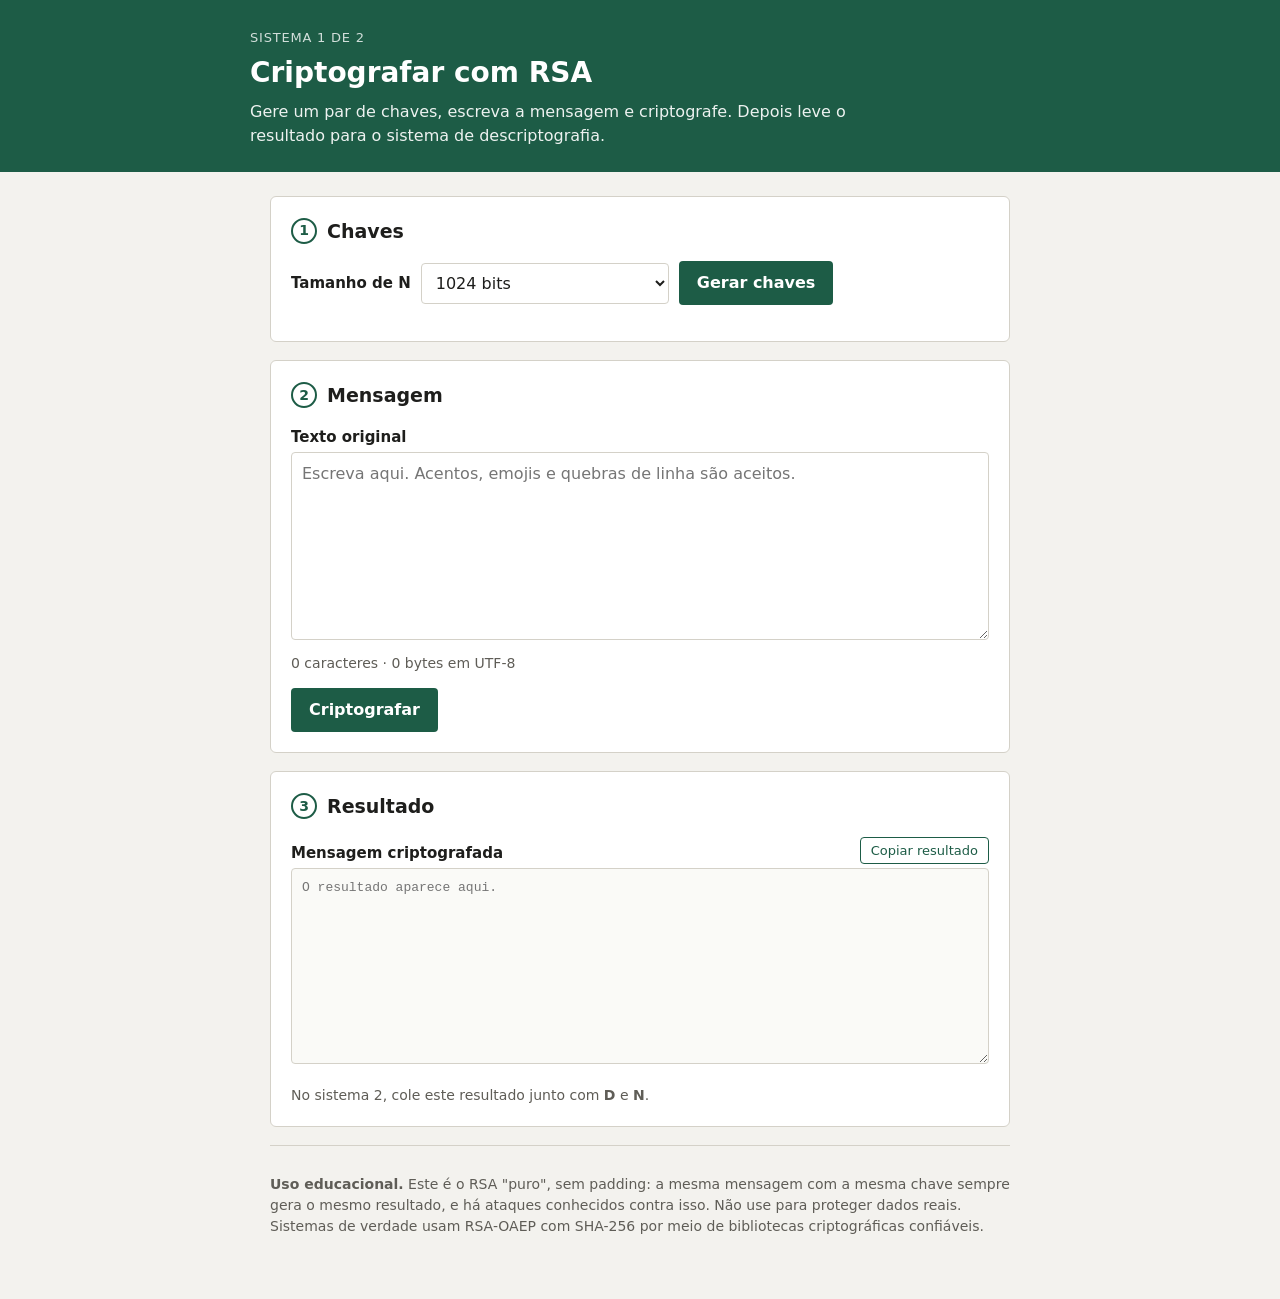
<file: 01-CRIPTOGRAFIA/index.html>
<!DOCTYPE html>
<html lang="pt-BR">
<head>
  <meta charset="UTF-8">
  <meta name="viewport" content="width=device-width, initial-scale=1">
  <title>RSA · Criptografar</title>
  <link rel="stylesheet" href="style.css">
  <script src="script.js" defer></script>
</head>
<body>

  <header class="topo">
    <div class="topo-conteudo">
      <p class="topo-sistema">Sistema 1 de 2</p>
      <h1>Criptografar com RSA</h1>
      <p class="topo-descricao">Gere um par de chaves, escreva a mensagem e criptografe. Depois leve o resultado para o sistema de descriptografia.</p>
    </div>
  </header>

  <main class="pagina">

    <p id="aviso" class="aviso" role="status" aria-live="polite" hidden></p>

    <!-- PASSO 1: CHAVES -->
    <section class="passo">
      <h2><span class="numero-passo">1</span> Chaves</h2>

      <div class="linha-acoes">
        <label for="tamanho-chave">Tamanho de N</label>
        <select id="tamanho-chave">
          <option value="512">512 bits (rápido)</option>
          <option value="1024" selected>1024 bits</option>
          <option value="2048">2048 bits (pode demorar)</option>
        </select>
        <button type="button" id="botao-gerar" class="botao">Gerar chaves</button>
      </div>

      <div id="area-chaves" hidden>
        <div class="campo">
          <div class="campo-topo">
            <label for="valor-e">Chave pública E</label>
          </div>
          <input type="text" id="valor-e" class="numero" readonly>
        </div>

        <div class="campo">
          <div class="campo-topo">
            <label for="valor-n">Módulo N <small>(faz parte das duas chaves)</small></label>
            <button type="button" class="botao-copiar" data-copiar="valor-n" data-nome="N">Copiar N</button>
          </div>
          <textarea id="valor-n" class="numero" rows="4" readonly></textarea>
        </div>

        <div class="campo">
          <div class="campo-topo">
            <label for="valor-d">Chave privada D</label>
            <button type="button" class="botao-copiar" data-copiar="valor-d" data-nome="D">Copiar D</button>
          </div>
          <textarea id="valor-d" class="numero" rows="4" readonly></textarea>
        </div>

        <details class="detalhes">
          <summary>Ver os números usados no cálculo</summary>
          <dl>
            <dt>P (primo)</dt>
            <dd id="valor-p" class="numero"></dd>
            <dt>Q (primo)</dt>
            <dd id="valor-q" class="numero"></dd>
            <dt>φ(N) = (P − 1) × (Q − 1)</dt>
            <dd id="valor-phi" class="numero"></dd>
            <dt>Tamanho de N</dt>
            <dd id="valor-bits"></dd>
            <dt>Blocos da mensagem</dt>
            <dd id="valor-bloco"></dd>
          </dl>
        </details>
      </div>
    </section>

    <!-- PASSO 2: MENSAGEM -->
    <section class="passo">
      <h2><span class="numero-passo">2</span> Mensagem</h2>

      <div class="campo">
        <label for="texto-original">Texto original</label>
        <textarea id="texto-original" rows="7" spellcheck="false" placeholder="Escreva aqui. Acentos, emojis e quebras de linha são aceitos."></textarea>
        <p id="contador" class="nota"></p>
      </div>

      <button type="button" id="botao-criptografar" class="botao">Criptografar</button>
    </section>

    <!-- PASSO 3: RESULTADO -->
    <section class="passo">
      <h2><span class="numero-passo">3</span> Resultado</h2>

      <div class="campo">
        <div class="campo-topo">
          <label for="resultado">Mensagem criptografada</label>
          <button type="button" class="botao-copiar" data-copiar="resultado" data-nome="Resultado">Copiar resultado</button>
        </div>
        <textarea id="resultado" class="numero" rows="9" readonly placeholder="O resultado aparece aqui."></textarea>
        <p id="resumo-resultado" class="nota"></p>
      </div>

      <p class="nota">No sistema 2, cole este resultado junto com <strong>D</strong> e <strong>N</strong>.</p>
    </section>

    <footer class="rodape">
      <p><strong>Uso educacional.</strong> Este é o RSA "puro", sem padding: a mesma mensagem com a mesma chave sempre gera o mesmo resultado, e há ataques conhecidos contra isso. Não use para proteger dados reais. Sistemas de verdade usam RSA-OAEP com SHA-256 por meio de bibliotecas criptográficas confiáveis.</p>
    </footer>
  </main>

</body>
</html>
</file>
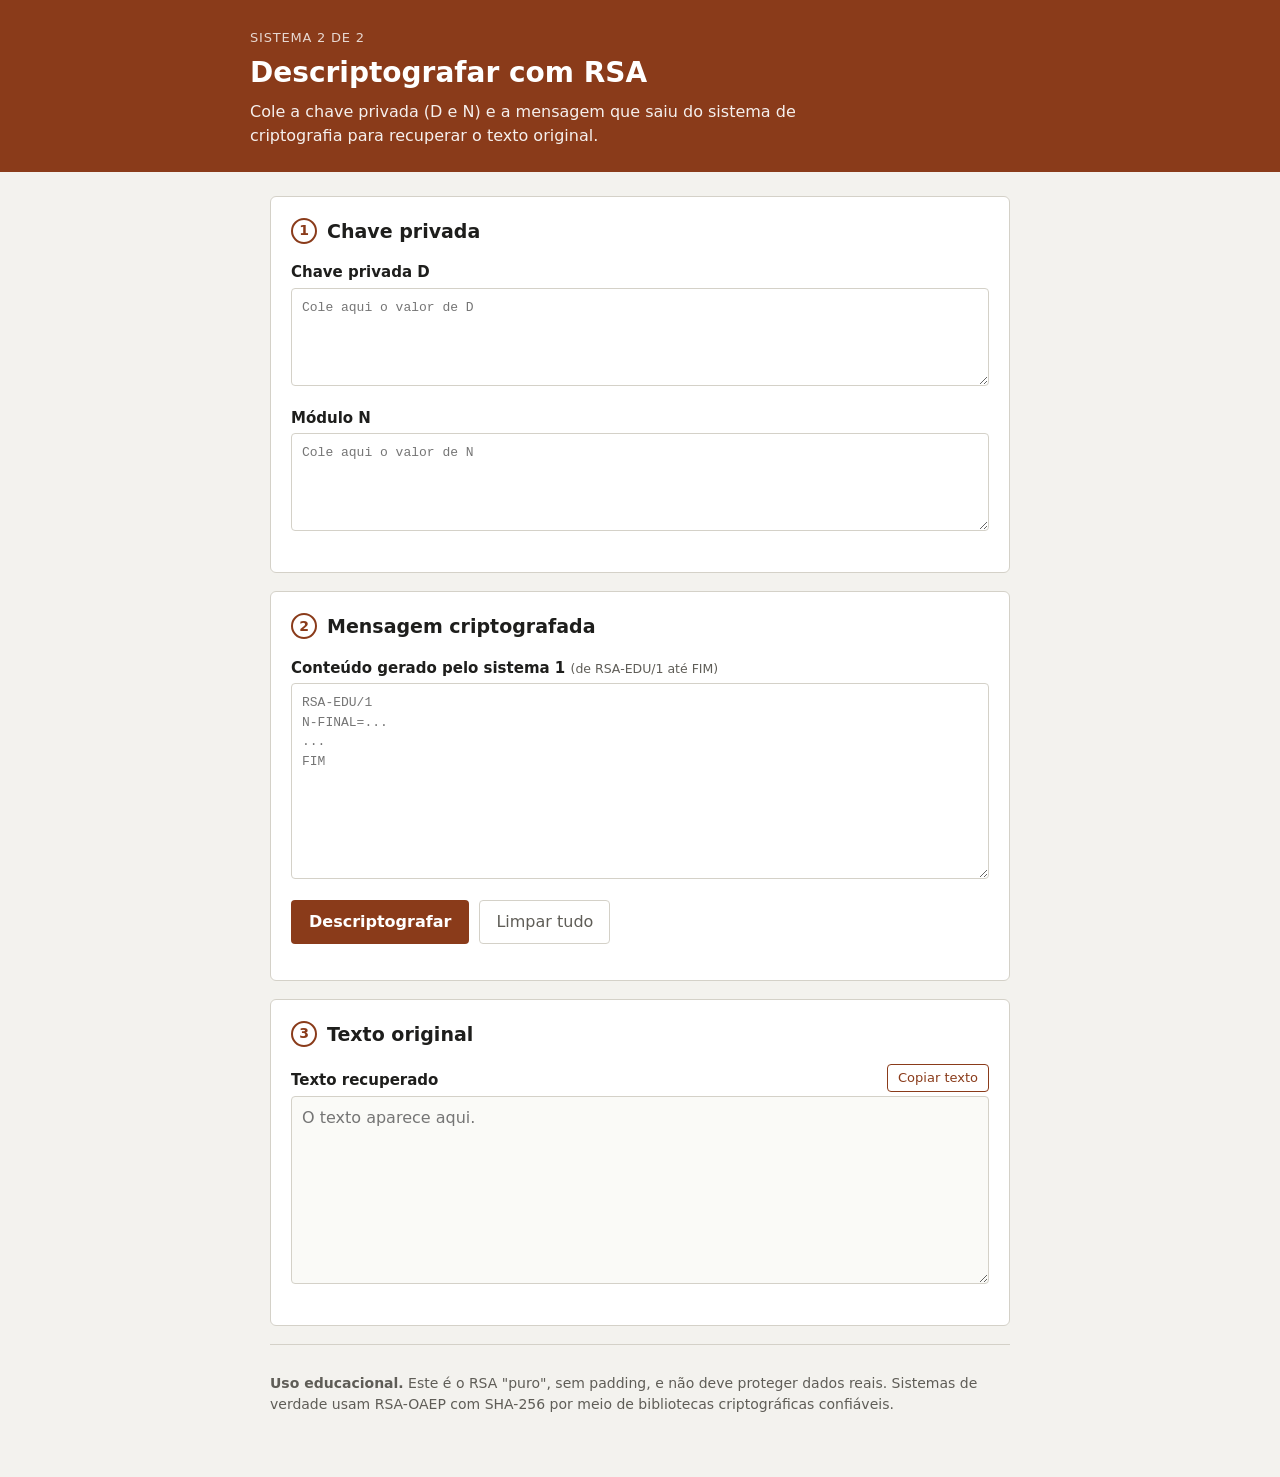
<file: 02-DESCRIPTOGRAFIA/index.html>
<!DOCTYPE html>
<html lang="pt-BR">
<head>
  <meta charset="UTF-8">
  <meta name="viewport" content="width=device-width, initial-scale=1">
  <title>RSA · Descriptografar</title>
  <link rel="stylesheet" href="style.css">
  <script src="script.js" defer></script>
</head>
<body>

  <header class="topo">
    <div class="topo-conteudo">
      <p class="topo-sistema">Sistema 2 de 2</p>
      <h1>Descriptografar com RSA</h1>
      <p class="topo-descricao">Cole a chave privada (D e N) e a mensagem que saiu do sistema de criptografia para recuperar o texto original.</p>
    </div>
  </header>

  <main class="pagina">

    <p id="aviso" class="aviso" role="status" aria-live="polite" hidden></p>

    <!-- PASSO 1: CHAVE PRIVADA -->
    <section class="passo">
      <h2><span class="numero-passo">1</span> Chave privada</h2>

      <div class="campo">
        <label for="campo-d">Chave privada D</label>
        <textarea id="campo-d" class="numero" rows="4" spellcheck="false" autocomplete="off" placeholder="Cole aqui o valor de D"></textarea>
      </div>

      <div class="campo">
        <label for="campo-n">Módulo N</label>
        <textarea id="campo-n" class="numero" rows="4" spellcheck="false" autocomplete="off" placeholder="Cole aqui o valor de N"></textarea>
      </div>
    </section>

    <!-- PASSO 2: MENSAGEM CRIPTOGRAFADA -->
    <section class="passo">
      <h2><span class="numero-passo">2</span> Mensagem criptografada</h2>

      <div class="campo">
        <label for="campo-pacote">Conteúdo gerado pelo sistema 1 <small>(de RSA-EDU/1 até FIM)</small></label>
        <textarea id="campo-pacote" class="numero" rows="9" spellcheck="false" autocomplete="off" placeholder="RSA-EDU/1&#10;N-FINAL=...&#10;...&#10;FIM"></textarea>
      </div>

      <div class="linha-acoes">
        <button type="button" id="botao-descriptografar" class="botao">Descriptografar</button>
        <button type="button" id="botao-limpar" class="botao-secundario">Limpar tudo</button>
      </div>
    </section>

    <!-- PASSO 3: TEXTO RECUPERADO -->
    <section class="passo">
      <h2><span class="numero-passo">3</span> Texto original</h2>

      <div class="campo">
        <div class="campo-topo">
          <label for="texto-recuperado">Texto recuperado</label>
          <button type="button" id="botao-copiar-texto" class="botao-copiar">Copiar texto</button>
        </div>
        <textarea id="texto-recuperado" rows="7" readonly placeholder="O texto aparece aqui."></textarea>
        <p id="resumo-resultado" class="nota"></p>
      </div>
    </section>

    <footer class="rodape">
      <p><strong>Uso educacional.</strong> Este é o RSA "puro", sem padding, e não deve proteger dados reais. Sistemas de verdade usam RSA-OAEP com SHA-256 por meio de bibliotecas criptográficas confiáveis.</p>
    </footer>
  </main>

</body>
</html>
</file>
<file: 01-CRIPTOGRAFIA/style.css>
/* ===== Cores e fontes usadas na página inteira ===== */
:root {
  --fundo: #f3f2ee;
  --papel: #ffffff;
  --texto: #1e1e1c;
  --texto-suave: #5f5d57;
  --borda: #d4d1c8;
  --destaque: #1d5c46;        /* verde: cor do sistema de criptografia */
  --destaque-escuro: #144434;
  --destaque-claro: #e3efe9;
  --erro: #9b2c1f;
  --erro-claro: #f8e6e2;
  --info-claro: #edebe4;
  --fonte-texto: system-ui, -apple-system, "Segoe UI", Roboto, sans-serif;
  --fonte-numero: ui-monospace, "Cascadia Mono", Consolas, "Liberation Mono", monospace;
}

* {
  box-sizing: border-box;
}

body {
  margin: 0;
  background: var(--fundo);
  color: var(--texto);
  font-family: var(--fonte-texto);
  font-size: 16px;
  line-height: 1.5;
}

/* ===== Topo ===== */
.topo {
  background: var(--destaque);
  color: #fff;
  padding: 28px 20px 24px;
}

.topo-conteudo {
  max-width: 780px;
  margin: 0 auto;
}

.topo-sistema {
  margin: 0;
  font-size: 13px;
  letter-spacing: 0.06em;
  text-transform: uppercase;
  opacity: 0.8;
}

.topo h1 {
  margin: 4px 0 6px;
  font-size: 28px;
  font-weight: 700;
}

.topo-descricao {
  margin: 0;
  max-width: 600px;
  opacity: 0.92;
}

/* ===== Corpo ===== */
.pagina {
  max-width: 780px;
  margin: 0 auto;
  padding: 24px 20px 48px;
}

.passo {
  background: var(--papel);
  border: 1px solid var(--borda);
  border-radius: 6px;
  padding: 20px;
  margin-bottom: 18px;
}

.passo h2 {
  display: flex;
  align-items: center;
  gap: 10px;
  margin: 0 0 16px;
  font-size: 19px;
}

.numero-passo {
  display: inline-flex;
  align-items: center;
  justify-content: center;
  width: 26px;
  height: 26px;
  border: 2px solid var(--destaque);
  border-radius: 50%;
  color: var(--destaque);
  font-size: 14px;
  font-weight: 700;
}

/* ===== Campos ===== */
.campo {
  margin-bottom: 14px;
}

.campo-topo {
  display: flex;
  align-items: flex-end;
  justify-content: space-between;
  gap: 10px;
  margin-bottom: 4px;
}

label {
  display: block;
  font-weight: 600;
  font-size: 15px;
}

.campo > label {
  margin-bottom: 4px;
}

label small {
  font-weight: 400;
  color: var(--texto-suave);
}

textarea,
input[type="text"],
select {
  width: 100%;
  font: inherit;
  color: var(--texto);
  background: #fff;
  border: 1px solid var(--borda);
  border-radius: 4px;
  padding: 9px 10px;
}

textarea {
  resize: vertical;
  min-height: 60px;
}

textarea:focus,
input:focus,
select:focus {
  outline: 2px solid var(--destaque);
  outline-offset: 0;
  border-color: var(--destaque);
}

textarea[readonly],
input[readonly] {
  background: #fafaf7;
}

/* Números grandes e o pacote criptografado usam fonte de largura fixa */
.numero {
  font-family: var(--fonte-numero);
  font-size: 13px;
  word-break: break-all;
}

.nota {
  margin: 6px 0 0;
  font-size: 14px;
  color: var(--texto-suave);
}

/* ===== Botões ===== */
.linha-acoes {
  display: flex;
  flex-wrap: wrap;
  align-items: center;
  gap: 10px;
  margin-bottom: 16px;
}

.linha-acoes select {
  width: auto;
}

.botao {
  font: inherit;
  font-weight: 600;
  color: #fff;
  background: var(--destaque);
  border: none;
  border-radius: 4px;
  padding: 10px 18px;
  cursor: pointer;
}

.botao:hover {
  background: var(--destaque-escuro);
}

.botao:disabled {
  opacity: 0.55;
  cursor: wait;
}

.botao-copiar {
  font: inherit;
  font-size: 13px;
  color: var(--destaque);
  background: transparent;
  border: 1px solid var(--destaque);
  border-radius: 4px;
  padding: 3px 10px;
  cursor: pointer;
  white-space: nowrap;
}

.botao-copiar:hover {
  background: var(--destaque-claro);
}

/* ===== Avisos ===== */
.aviso {
  /* "sticky": o aviso fica preso no alto da tela ao rolar, para nunca passar despercebido */
  position: sticky;
  top: 8px;
  z-index: 10;
  box-shadow: 0 2px 6px rgba(0, 0, 0, 0.08);
  margin: 0 0 18px;
  padding: 10px 14px;
  border-radius: 4px;
  border-left: 4px solid;
}

.aviso-sucesso {
  background: var(--destaque-claro);
  border-color: var(--destaque);
}

.aviso-erro {
  background: var(--erro-claro);
  border-color: var(--erro);
  color: var(--erro);
}

.aviso-info {
  background: var(--info-claro);
  border-color: var(--texto-suave);
}

/* ===== Detalhes do cálculo ===== */
.detalhes {
  border-top: 1px solid var(--borda);
  padding-top: 10px;
}

.detalhes summary {
  cursor: pointer;
  color: var(--destaque);
  font-weight: 600;
}

.detalhes dl {
  margin: 12px 0 0;
}

.detalhes dt {
  font-size: 14px;
  color: var(--texto-suave);
  margin-top: 8px;
}

.detalhes dd {
  margin: 2px 0 0;
}

/* ===== Rodapé ===== */
.rodape {
  font-size: 14px;
  color: var(--texto-suave);
  border-top: 1px solid var(--borda);
  padding-top: 14px;
}

/* ===== Telas pequenas ===== */
@media (max-width: 560px) {
  .topo h1 {
    font-size: 23px;
  }

  .passo {
    padding: 16px;
  }

  .campo-topo {
    flex-wrap: wrap;
  }

  .linha-acoes select,
  .linha-acoes .botao {
    width: 100%;
  }
}
</file>
<file: 02-DESCRIPTOGRAFIA/style.css>
/* ===== Cores e fontes usadas na página inteira ===== */
:root {
  --fundo: #f3f2ee;
  --papel: #ffffff;
  --texto: #1e1e1c;
  --texto-suave: #5f5d57;
  --borda: #d4d1c8;
  --destaque: #8a3b1a;        /* ferrugem: cor do sistema de descriptografia */
  --destaque-escuro: #6b2c12;
  --destaque-claro: #f6e9e1;
  --erro: #9b2c1f;
  --erro-claro: #f8e6e2;
  --info-claro: #edebe4;
  --fonte-texto: system-ui, -apple-system, "Segoe UI", Roboto, sans-serif;
  --fonte-numero: ui-monospace, "Cascadia Mono", Consolas, "Liberation Mono", monospace;
}

* {
  box-sizing: border-box;
}

body {
  margin: 0;
  background: var(--fundo);
  color: var(--texto);
  font-family: var(--fonte-texto);
  font-size: 16px;
  line-height: 1.5;
}

/* ===== Topo ===== */
.topo {
  background: var(--destaque);
  color: #fff;
  padding: 28px 20px 24px;
}

.topo-conteudo {
  max-width: 780px;
  margin: 0 auto;
}

.topo-sistema {
  margin: 0;
  font-size: 13px;
  letter-spacing: 0.06em;
  text-transform: uppercase;
  opacity: 0.8;
}

.topo h1 {
  margin: 4px 0 6px;
  font-size: 28px;
  font-weight: 700;
}

.topo-descricao {
  margin: 0;
  max-width: 600px;
  opacity: 0.92;
}

/* ===== Corpo ===== */
.pagina {
  max-width: 780px;
  margin: 0 auto;
  padding: 24px 20px 48px;
}

.passo {
  background: var(--papel);
  border: 1px solid var(--borda);
  border-radius: 6px;
  padding: 20px;
  margin-bottom: 18px;
}

.passo h2 {
  display: flex;
  align-items: center;
  gap: 10px;
  margin: 0 0 16px;
  font-size: 19px;
}

.numero-passo {
  display: inline-flex;
  align-items: center;
  justify-content: center;
  width: 26px;
  height: 26px;
  border: 2px solid var(--destaque);
  border-radius: 50%;
  color: var(--destaque);
  font-size: 14px;
  font-weight: 700;
}

/* ===== Campos ===== */
.campo {
  margin-bottom: 14px;
}

.campo-topo {
  display: flex;
  align-items: flex-end;
  justify-content: space-between;
  gap: 10px;
  margin-bottom: 4px;
}

label {
  display: block;
  font-weight: 600;
  font-size: 15px;
}

.campo > label {
  margin-bottom: 4px;
}

label small {
  font-weight: 400;
  color: var(--texto-suave);
}

textarea,
input[type="text"],
select {
  width: 100%;
  font: inherit;
  color: var(--texto);
  background: #fff;
  border: 1px solid var(--borda);
  border-radius: 4px;
  padding: 9px 10px;
}

textarea {
  resize: vertical;
  min-height: 60px;
}

textarea:focus,
input:focus,
select:focus {
  outline: 2px solid var(--destaque);
  outline-offset: 0;
  border-color: var(--destaque);
}

textarea[readonly],
input[readonly] {
  background: #fafaf7;
}

/* Números grandes e o pacote criptografado usam fonte de largura fixa */
.numero {
  font-family: var(--fonte-numero);
  font-size: 13px;
  word-break: break-all;
}

.nota {
  margin: 6px 0 0;
  font-size: 14px;
  color: var(--texto-suave);
}

/* ===== Botões ===== */
.linha-acoes {
  display: flex;
  flex-wrap: wrap;
  align-items: center;
  gap: 10px;
  margin-bottom: 16px;
}

.botao {
  font: inherit;
  font-weight: 600;
  color: #fff;
  background: var(--destaque);
  border: none;
  border-radius: 4px;
  padding: 10px 18px;
  cursor: pointer;
}

.botao:hover {
  background: var(--destaque-escuro);
}

.botao:disabled {
  opacity: 0.55;
  cursor: wait;
}

.botao-copiar {
  font: inherit;
  font-size: 13px;
  color: var(--destaque);
  background: transparent;
  border: 1px solid var(--destaque);
  border-radius: 4px;
  padding: 3px 10px;
  cursor: pointer;
  white-space: nowrap;
}

.botao-copiar:hover {
  background: var(--destaque-claro);
}

/* ===== Avisos ===== */
.aviso {
  /* "sticky": o aviso fica preso no alto da tela ao rolar, para nunca passar despercebido */
  position: sticky;
  top: 8px;
  z-index: 10;
  box-shadow: 0 2px 6px rgba(0, 0, 0, 0.08);
  margin: 0 0 18px;
  padding: 10px 14px;
  border-radius: 4px;
  border-left: 4px solid;
}

.aviso-sucesso {
  background: var(--destaque-claro);
  border-color: var(--destaque);
}

.aviso-erro {
  background: var(--erro-claro);
  border-color: var(--erro);
  color: var(--erro);
}

.aviso-info {
  background: var(--info-claro);
  border-color: var(--texto-suave);
}

/* ===== Rodapé ===== */
.rodape {
  font-size: 14px;
  color: var(--texto-suave);
  border-top: 1px solid var(--borda);
  padding-top: 14px;
}

/* ===== Telas pequenas ===== */
@media (max-width: 560px) {
  .topo h1 {
    font-size: 23px;
  }

  .passo {
    padding: 16px;
  }

  .campo-topo {
    flex-wrap: wrap;
  }

  .linha-acoes .botao,
  .linha-acoes .botao-secundario {
    width: 100%;
  }
}

/* ===== Botão secundário (Limpar) ===== */
.botao-secundario {
  font: inherit;
  color: var(--texto-suave);
  background: transparent;
  border: 1px solid var(--borda);
  border-radius: 4px;
  padding: 9px 16px;
  cursor: pointer;
}

.botao-secundario:hover {
  border-color: var(--texto-suave);
  color: var(--texto);
}
</file>
